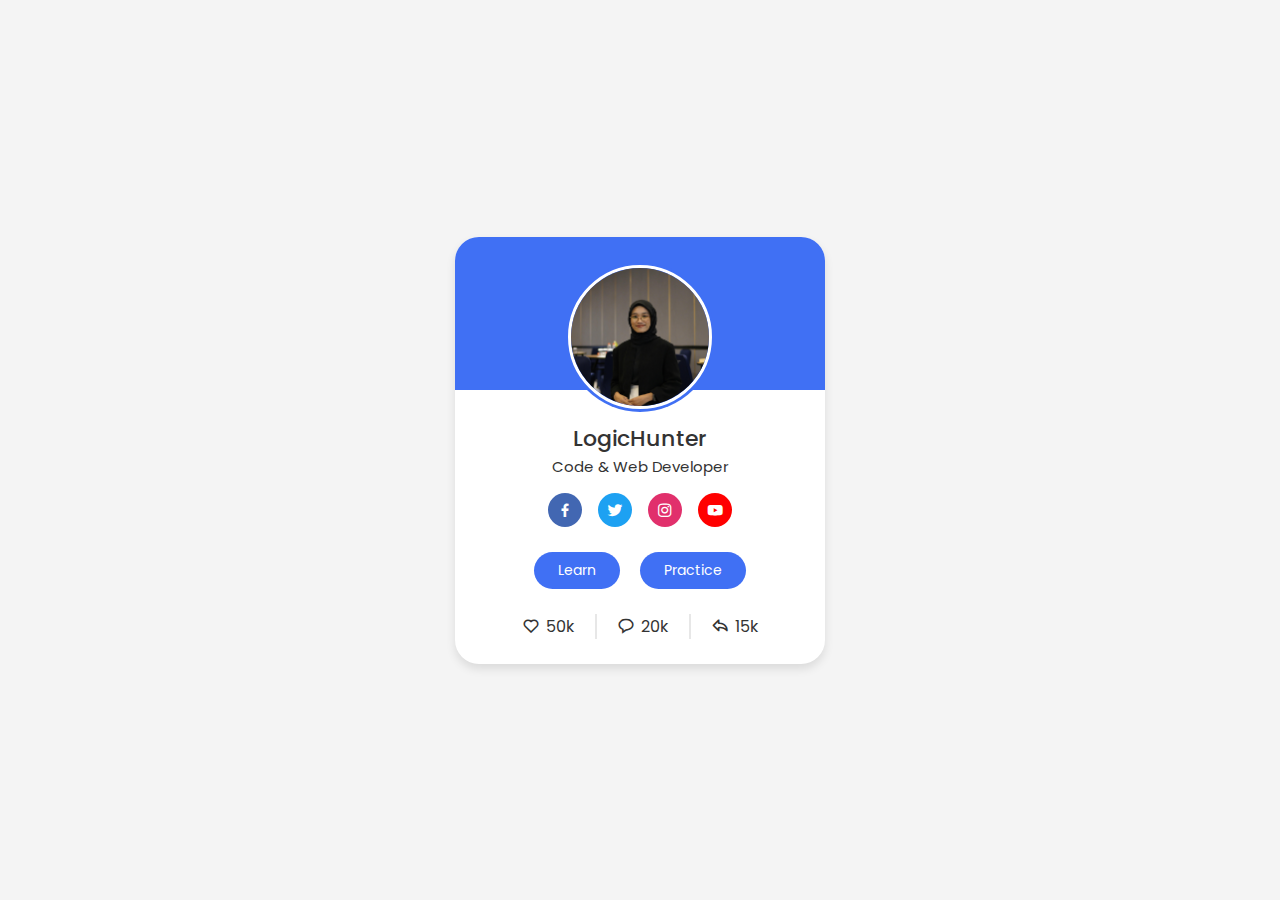
<file: Project-1/index.html>
<!DOCTYPE html>
<html lang="en">
<head>
    <meta charset="UTF-8"/>
    <meta http-equiv="X-UA-compatible" content="IE=edge"/>
    <meta name="viewport" content="width=device-width, initial-scale=1.0"/>
    <link rel="preconnect" href="https://fonts.googleapis.com">
<link rel="preconnect" href="https://fonts.gstatic.com" crossorigin>
<link href="https://fonts.googleapis.com/css2?family=Poppins:ital,wght@0,100;0,200;0,300;0,400;0,500;0,600;0,700;0,800;0,900;1,100;1,200;1,300;1,400;1,500;1,600;1,700;1,800;1,900&display=swap" rel="stylesheet">
<title>Profile Card UI Design</title>

      <!--css-->
    <link rel="stylesheet" href="styles.css">
     <!--Boxicon CSS-->
     <link href='https://unpkg.com/boxicons@2.1.4/css/boxicons.min.css' rel='stylesheet'>

</head>
<body>
  <div class="Profile-Card">

    <div class="image">
      <img src="Women.jpg" alt="" class="Women-img">
    </div>

    <div class="text-data">
      <span class="name">LogicHunter</span>
      <span class="job">Code & Web Developer</span>
    </div>

    <div class="media_buttons">
      <a href="#" style="background:#4267b2;" class="link">
        <i class='bx bxl-facebook'></i>
      </a>
      <a href="#" style="background:#1da1f2;" class="link">
        <i class='bx bxl-twitter'></i>
      </a>
      <a href="#" style="background:#e1306c;" class="link">
        <i class='bx bxl-instagram'></i>
      </a>
      <a href="#" style="background:#ff0000;" class="link">
        <i class='bx bxl-youtube'></i>
      </a>
    </div>

    <div class="buttons">
      <button class="button">Learn</button>
      <button class="button">Practice</button>
    </div>

    <div class="analytics">
      <div class="data">
        <i class='bx bx-heart'></i>
        <span class="number">50k</span>
      </div>
      <div class="data">
        <i class='bx bx-message-rounded'></i>
        <span class="number">20k</span>
      </div>
      <div class="data">
        <i class='bx bx-share'></i>
        <span class="number">15k</span>
      </div>
    </div>

  </div>
</body>
</file>
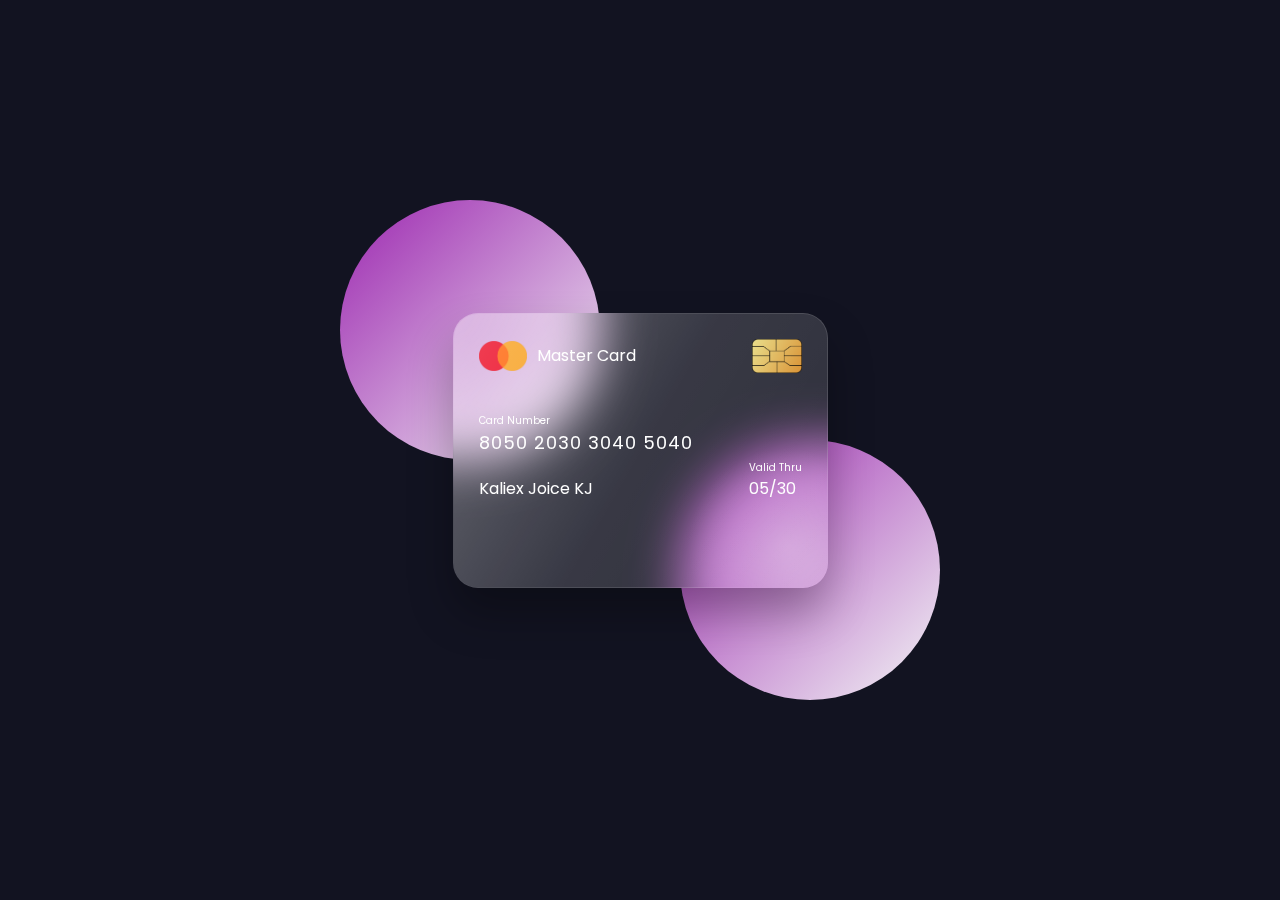
<file: Project-2/index.html>
<!DOCTYPE html>
<html lang="en">
<head>
  <meta charset="UTF-8" />
  <meta http-equiv="X-UA-Compatible" content="IE=edge" />
  <meta name="viewport" content="width=device-width, initial-scale=1.0" />
  <title>Glassmorphism Card</title>
  <link rel="stylesheet" href="style.css" />
</head>
<body>

<section>
  <div class="container">

    <!-- FRONT CARD -->
    <div class="card front-face">
      <header>
        <div class="logo">
          <img src="logo.jpg" alt="logo">
          <h5>Master Card</h5>
        </div>
        <img src="chip.jpg" alt="chip" class="chip">
      </header>

      <div class="card-details">
        <div>
          <h6>Card Number</h6>
          <h5 class="number">8050 2030 3040 5040</h5>
          <h5 class="name">Kaliex Joice KJ</h5>
        </div>

        <div class="valid">
          <h6>Valid Thru</h6>
          <h5>05/30</h5>
        </div>
      </div>
    </div>

    <!-- BACK CARD -->
    <div class="card back-face">
      <h6>
        For customer service call +977 4343 3433 or email at
        mastercard@gmail.com
      </h6>

      <span class="magnetic-strip"></span>

      <div class="signature">
        <i>005</i>
      </div>

      <h5>
        Lorem, ipsum dolor sit amet consectetur adipisicing elit. 
        Omnis molestiae excepturi eligendi qui dolorum incidunt architecto expedita ut modi ullam. 
        Vitae repellat sed obcaecati nesciunt vel, est ut veniam beatae!
      </h5>
    </div>

  </div>
</section>

</body>
</html>
</file>
<file: Project-1/styles.css>
/* Google Font */
@import url('https://fonts.googleapis.com/css2?family=Poppins:wght@300;400;500;600&display=swap');

* {
    margin: 0;
    padding: 0;
    box-sizing: border-box;
    font-family: "Poppins", sans-serif;
}

body {
    height: 100vh;
    display: flex;
    align-items: center;
    justify-content: center;
    background-color: #f4f4f4;
}

/* ================= Profile Card ================= */

.Profile-Card {
    display: flex;
    flex-direction: column;
    align-items: center;
    max-width: 370px;
    width: 100%;
    background: #fff;
    border-radius: 24px;
    padding: 25px;
    box-shadow: 0 5px 10px rgba(0, 0, 0, 0.1);
    position: relative;
}

/* Blue top background */
.Profile-Card::before {
    content: "";
    position: absolute;
    top: 0;
    left: 0;
    height: 36%;
    width: 100%;
    background-color: #4070f4;
    border-radius: 24px 24px 0 0;
}

/* ================= Image ================= */

.image {
    position: relative;
    height: 150px;
    width: 150px;
    border-radius: 50%;
    background-color: #4070f4;
    padding: 3px;
    margin-bottom: 10px;
    z-index: 1;
}

.image .Women-img {
    height: 100%;
    width: 100%;
    object-fit: cover;
    border-radius: 50%;
    border: 3px solid #fff;
}

/* ================= Text ================= */

.Profile-Card .text-data {
    display: flex;
    flex-direction: column;
    align-items: center;
    color: #333;
}

.text-data .name {
    font-size: 22px;
    font-weight: 500;
}

.text-data .job {
    font-size: 15px;
    font-weight: 400;
}

/* ================= Social Media ================= */

.Profile-Card .media_buttons {
    display: flex;
    align-items: center;
    margin-top: 15px;
}

.media_buttons .link {
    display: flex;
    align-items: center;
    justify-content: center;
    color: #fff;
    font-size: 18px;
    margin: 0 8px;
    text-decoration: none;
    height: 34px;
    width: 34px;
    border-radius: 50%;
}

/* ================= Buttons ================= */

.Profile-Card .buttons {
    display: flex;
    align-items: center;
    margin-top: 25px;
}

.buttons .button {
    color: #fff;
    font-size: 14px;
    font-weight: 400;
    border: none;
    border-radius: 24px;
    margin: 0 10px;
    padding: 8px 24px;
    background-color: #4070f4;
    cursor: pointer;
    transition: all 0.3s ease;
}

.buttons .button:hover {
    background-color: #0e4bf1;
}

/* ================= Analytics ================= */

.Profile-Card .analytics {
    display: flex;
    align-items: center;
    margin-top: 25px;
}

.analytics .data {
    display: flex;
    align-items: center;
    color: #333;
    padding: 0 20px;
    border-right: 2px solid #e7e7e7;
}

.analytics .data:last-child {
    border-right: none;
}

.data i {
    font-size: 18px;
    margin-right: 6px;
}
</file>
<file: Project-2/style.css>
@import url('https://fonts.googleapis.com/css2?family=Poppins:wght@300;400;500;600&display=swap');

* {
  margin: 0;
  padding: 0;
  box-sizing: border-box;
  font-family: "Poppins", sans-serif;
}

body {
  background: #121321;
}

section {
  position: relative;
  min-height: 100vh;
  display: flex;
  justify-content: center;
  align-items: center;
  perspective: 1000px;
  overflow: hidden;
}

/* background circles */
section::before,
section::after {
  content: "";
  position: absolute;
  width: 260px;
  height: 260px;
  border-radius: 50%;
  background: linear-gradient(135deg, #9c27b0, #f3f5f5);
}

section::before {
  transform: translate(-170px, -120px);
  z-index: 1;
}

section::after {
  transform: translate(170px, 120px);
  z-index: 1;
}

/* container */
.container {
  position: relative;
  width: 375px;
  height: 275px;
  transform-style: preserve-3d;
  transition: 0.6s;
  z-index: 10;
}

.container:hover {
  transform: rotateY(180deg);
}

/* card base */
.card {
  position: absolute;
  width: 100%;
  height: 100%;
  padding: 25px;
  border-radius: 25px;
  color: #fff;

  background: rgba(255, 255, 255, 0.12);
  backdrop-filter: blur(25px);
  border: 1px solid rgba(255,255,255,0.15);
  box-shadow: 0 25px 45px rgba(0,0,0,0.3);

  backface-visibility: hidden;
  overflow: hidden;
}

/* ✨ glass shine */
.card::before {
  content: "";
  position: absolute;
  inset: 0;
  background: linear-gradient(
    120deg,
    rgba(255,255,255,0.45),
    rgba(255,255,255,0.08),
    transparent
  );
  opacity: 0.6;
}

.card::after {
  content: "";
  position: absolute;
  width: 200px;
  height: 200px;
  right: -60px;
  bottom: -60px;
  background: radial-gradient(
    circle,
    rgba(255,255,255,0.4),
    transparent 70%
  );
  opacity: 0.6;
}

/* FRONT */
.front-face header {
  display: flex;
  justify-content: space-between;
  align-items: center;
}

.logo {
  display: flex;
  align-items: center;
}

.logo img {
  width: 48px;
  margin-right: 10px;
}

.chip {
  width: 50px;
}

.card-details {
  display: flex;
  justify-content: space-between;
  margin-top: 40px;
  align-items: flex-end;
}

h6 {
  font-size: 10px;
  font-weight: 400;
}

h5 {
  font-size: 16px;
  font-weight: 400;
}

.number {
  font-size: 18px;
  letter-spacing: 1px;
}

.name {
  margin-top: 20px;
}

/* BACK */
.back-face {
  transform: rotateY(180deg);
}

.back-face h6 {
  font-size: 8px;
}

.magnetic-strip {
  position: absolute;
  top: 40px;
  left: 0;
  width: 100%;
  height: 45px;
  background: #000;
}

.signature {
  margin-top: 80px;
  width: 85%;
  height: 40px;
  background: repeating-linear-gradient(
    #fff,
    #fff 3px,
    #efefef 3px,
    #efefef 9px
  );
  display: flex;
  justify-content: flex-end;
  align-items: center;
  border-radius: 6px;
}

.signature i {
  background: #fff;
  color: #000;
  padding: 4px 6px;
  margin-right: -30px;
  border-radius: 4px;
  font-size: 12px;
}

.back-face h5 {
  font-size: 8px;
  margin-top: 15px;
}
</file>
